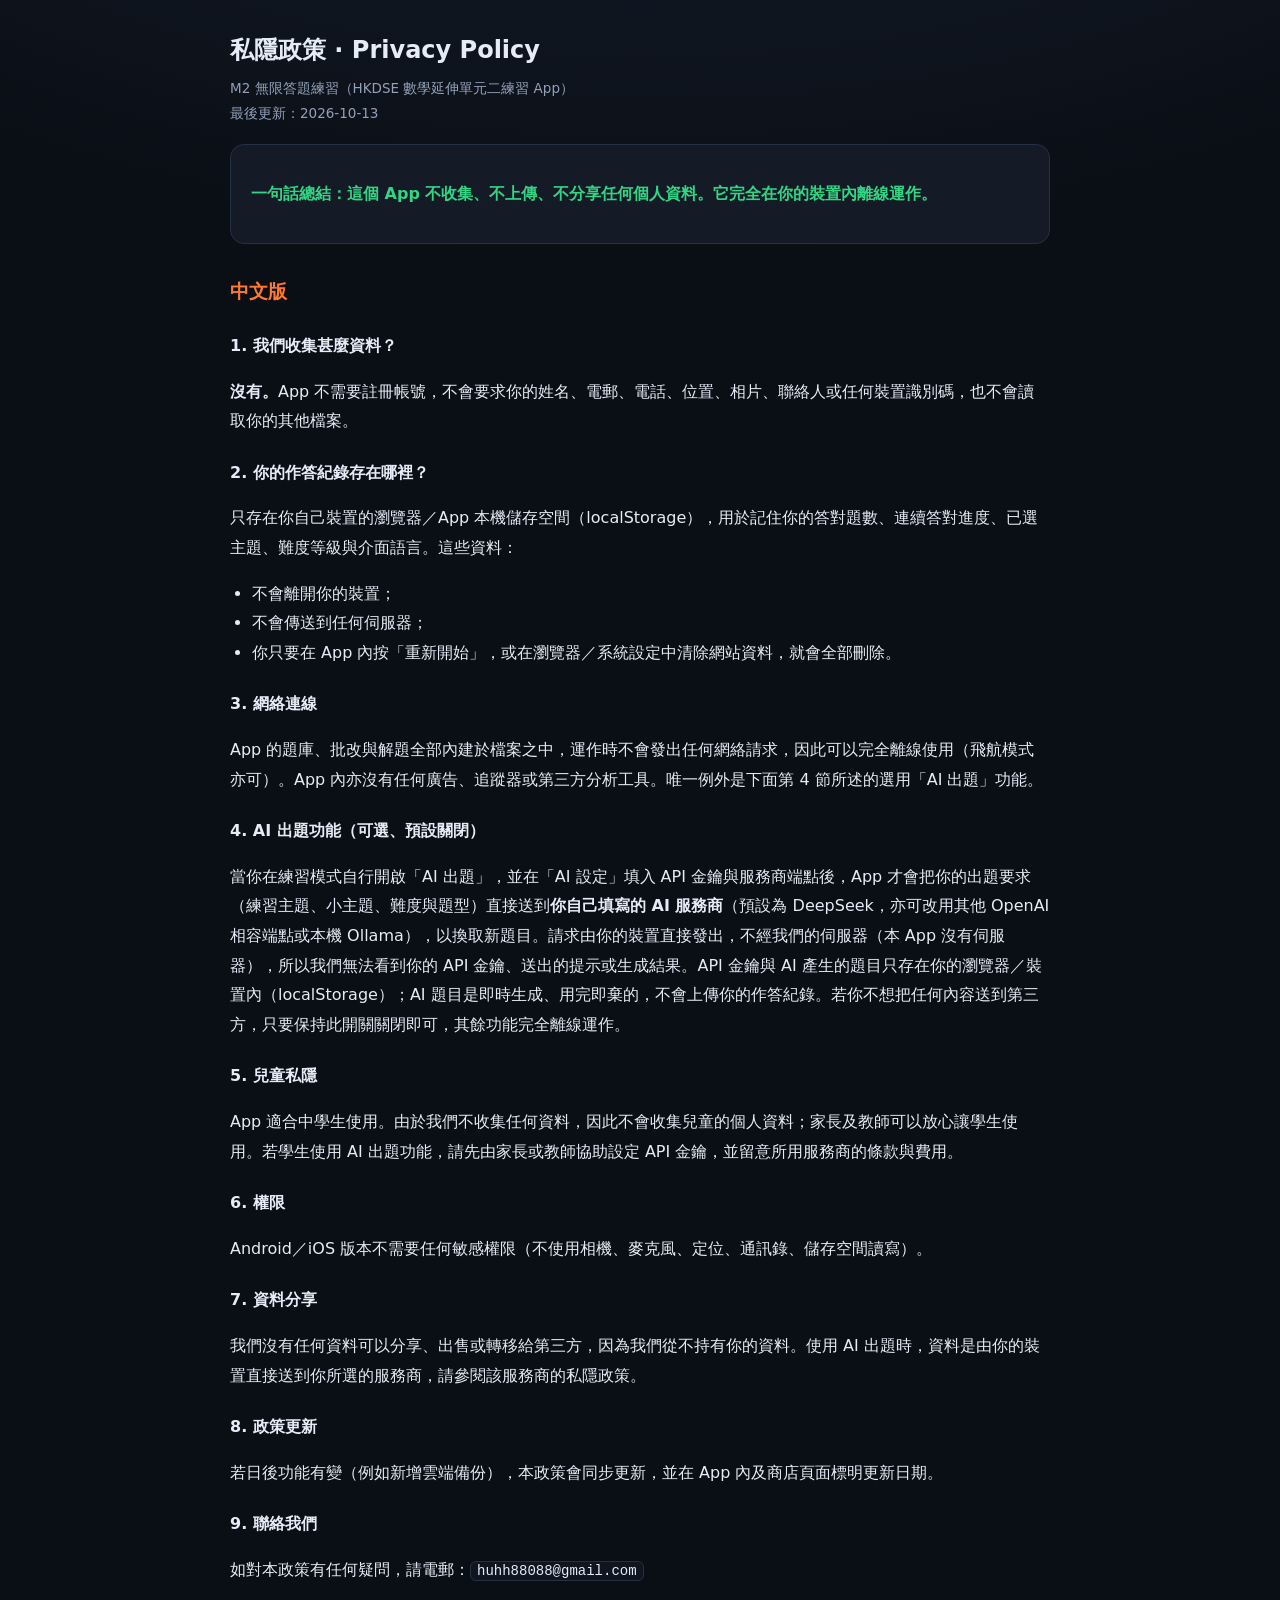
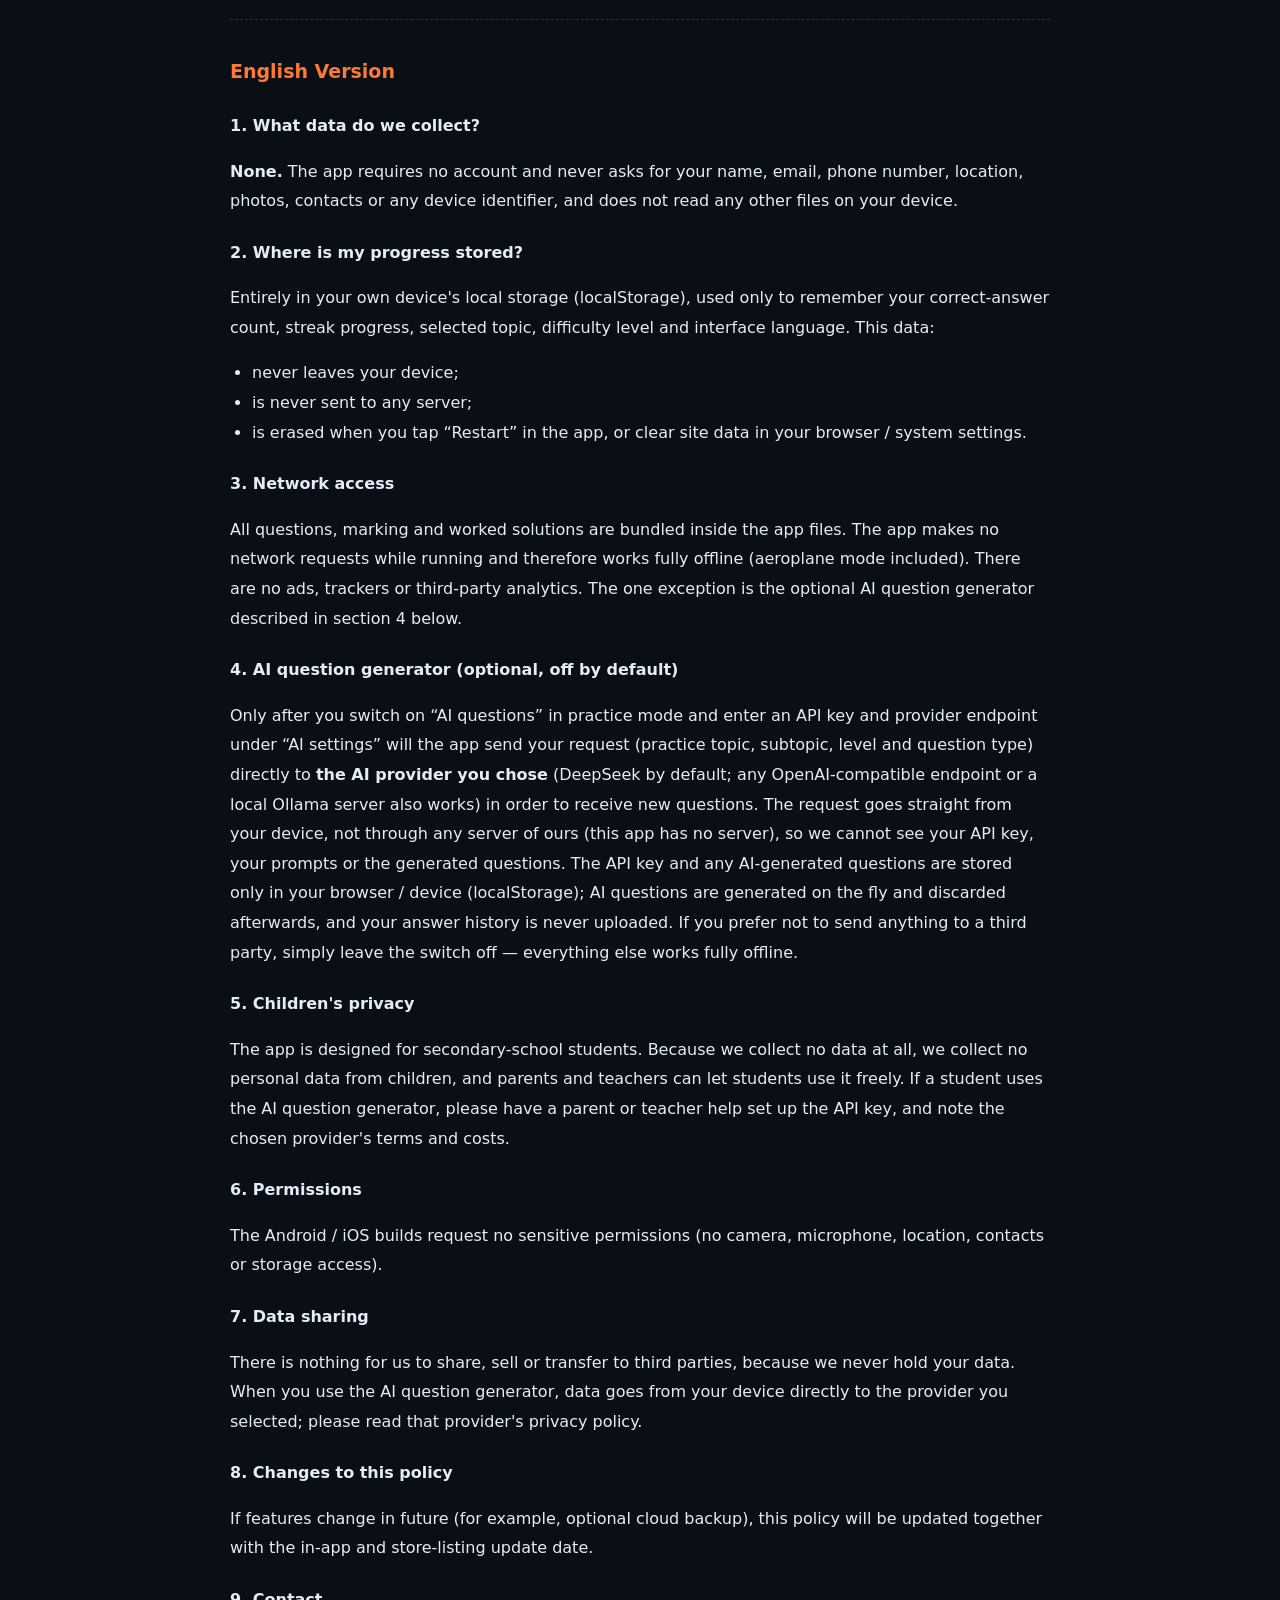
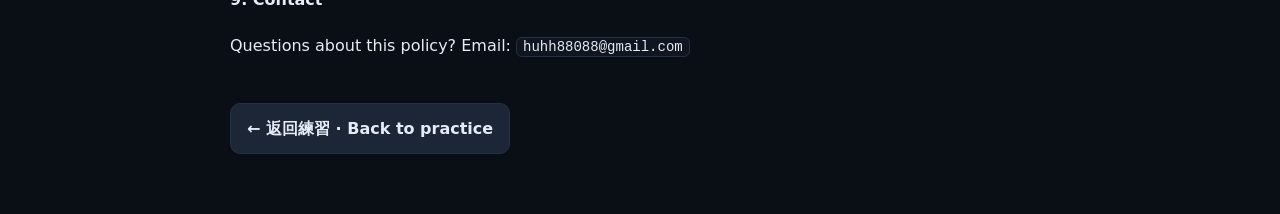
<file: privacy.html>
<!DOCTYPE html>
<html lang="zh-Hant">
<head>
<meta charset="utf-8">
<meta name="viewport" content="width=device-width, initial-scale=1, viewport-fit=cover">
<title>私隱政策 · Privacy Policy — M2 無限答題練習</title>
<meta name="description" content="M2 無限答題練習（HKDSE 數學延伸單元二）App 的私隱政策：不收集任何個人資料、完全離線運作。">
<meta name="theme-color" content="#0a0e15">
<meta name="color-scheme" content="dark">
<link rel="icon" type="image/svg+xml" href="favicon.svg">
<style>
  :root{--bg:#0a0e15;--panel:#141b26;--line:#243044;--txt:#e6ecf7;--dim:#93a1b8;--flame:#ff7a2f;--ok:#32d583;}
  *{box-sizing:border-box}
  body{margin:0;padding:28px 18px 60px;background:radial-gradient(1200px 600px at 50% -10%,#16202f,var(--bg));
       color:var(--txt);font:16px/1.85 system-ui,-apple-system,"Segoe UI","Microsoft JhengHei","PingFang HK",sans-serif;}
  main{max-width:820px;margin:0 auto}
  h1{font-size:24px;margin:0 0 4px}
  h2{font-size:19px;margin:30px 0 8px;color:var(--flame)}
  h3{font-size:16px;margin:22px 0 6px}
  p,li{color:var(--txt)}
  .sub{color:var(--dim);font-size:13.5px;margin:0 0 18px}
  .card{background:var(--panel);border:1px solid var(--line);border-radius:14px;padding:18px 20px;margin:16px 0}
  .ok{color:var(--ok);font-weight:700}
  ul{padding-left:22px}
  a{color:var(--flame)}
  hr{border:none;border-top:1px dashed var(--line);margin:34px 0}
  .back{display:inline-block;margin-top:26px;background:#1c2637;border:1px solid var(--line);
        color:var(--txt);text-decoration:none;padding:10px 16px;border-radius:10px;font-weight:600}
  code{background:#0f1620;border:1px solid var(--line);border-radius:6px;padding:1px 6px;font-size:14px}
</style>
</head>
<body>
<main>
  <h1>私隱政策 · Privacy Policy</h1>
  <p class="sub">M2 無限答題練習（HKDSE 數學延伸單元二練習 App）<br>最後更新：2026-10-13</p>

  <div class="card">
    <p class="ok">一句話總結：這個 App 不收集、不上傳、不分享任何個人資料。它完全在你的裝置內離線運作。</p>
  </div>

  <h2>中文版</h2>

  <h3>1. 我們收集甚麼資料？</h3>
  <p><strong>沒有。</strong>App 不需要註冊帳號，不會要求你的姓名、電郵、電話、位置、相片、聯絡人或任何裝置識別碼，也不會讀取你的其他檔案。</p>

  <h3>2. 你的作答紀錄存在哪裡？</h3>
  <p>只存在你自己裝置的瀏覽器／App 本機儲存空間（localStorage），用於記住你的答對題數、連續答對進度、已選主題、難度等級與介面語言。這些資料：</p>
  <ul>
    <li>不會離開你的裝置；</li>
    <li>不會傳送到任何伺服器；</li>
    <li>你只要在 App 內按「重新開始」，或在瀏覽器／系統設定中清除網站資料，就會全部刪除。</li>
  </ul>

  <h3>3. 網絡連線</h3>
  <p>App 的題庫、批改與解題全部內建於檔案之中，運作時不會發出任何網絡請求，因此可以完全離線使用（飛航模式亦可）。App 內亦沒有任何廣告、追蹤器或第三方分析工具。唯一例外是下面第 4 節所述的選用「AI 出題」功能。</p>

  <h3>4. AI 出題功能（可選、預設關閉）</h3>
  <p>當你在練習模式自行開啟「AI 出題」，並在「AI 設定」填入 API 金鑰與服務商端點後，App 才會把你的出題要求（練習主題、小主題、難度與題型）直接送到<strong>你自己填寫的 AI 服務商</strong>（預設為 DeepSeek，亦可改用其他 OpenAI 相容端點或本機 Ollama），以換取新題目。請求由你的裝置直接發出，不經我們的伺服器（本 App 沒有伺服器），所以我們無法看到你的 API 金鑰、送出的提示或生成結果。API 金鑰與 AI 產生的題目只存在你的瀏覽器／裝置內（localStorage）；AI 題目是即時生成、用完即棄的，不會上傳你的作答紀錄。若你不想把任何內容送到第三方，只要保持此開關關閉即可，其餘功能完全離線運作。</p>

  <h3>5. 兒童私隱</h3>
  <p>App 適合中學生使用。由於我們不收集任何資料，因此不會收集兒童的個人資料；家長及教師可以放心讓學生使用。若學生使用 AI 出題功能，請先由家長或教師協助設定 API 金鑰，並留意所用服務商的條款與費用。</p>

  <h3>6. 權限</h3>
  <p>Android／iOS 版本不需要任何敏感權限（不使用相機、麥克風、定位、通訊錄、儲存空間讀寫）。</p>

  <h3>7. 資料分享</h3>
  <p>我們沒有任何資料可以分享、出售或轉移給第三方，因為我們從不持有你的資料。使用 AI 出題時，資料是由你的裝置直接送到你所選的服務商，請參閱該服務商的私隱政策。</p>

  <h3>8. 政策更新</h3>
  <p>若日後功能有變（例如新增雲端備份），本政策會同步更新，並在 App 內及商店頁面標明更新日期。</p>

  <h3>9. 聯絡我們</h3>
  <p>如對本政策有任何疑問，請電郵：<code>huhh88088@gmail.com</code></p>

  <hr>

  <h2>English Version</h2>

  <h3>1. What data do we collect?</h3>
  <p><strong>None.</strong> The app requires no account and never asks for your name, email, phone number, location, photos, contacts or any device identifier, and does not read any other files on your device.</p>

  <h3>2. Where is my progress stored?</h3>
  <p>Entirely in your own device's local storage (localStorage), used only to remember your correct-answer count, streak progress, selected topic, difficulty level and interface language. This data:</p>
  <ul>
    <li>never leaves your device;</li>
    <li>is never sent to any server;</li>
    <li>is erased when you tap “Restart” in the app, or clear site data in your browser / system settings.</li>
  </ul>

  <h3>3. Network access</h3>
  <p>All questions, marking and worked solutions are bundled inside the app files. The app makes no network requests while running and therefore works fully offline (aeroplane mode included). There are no ads, trackers or third-party analytics. The one exception is the optional AI question generator described in section 4 below.</p>

  <h3>4. AI question generator (optional, off by default)</h3>
  <p>Only after you switch on “AI questions” in practice mode and enter an API key and provider endpoint under “AI settings” will the app send your request (practice topic, subtopic, level and question type) directly to <strong>the AI provider you chose</strong> (DeepSeek by default; any OpenAI-compatible endpoint or a local Ollama server also works) in order to receive new questions. The request goes straight from your device, not through any server of ours (this app has no server), so we cannot see your API key, your prompts or the generated questions. The API key and any AI-generated questions are stored only in your browser / device (localStorage); AI questions are generated on the fly and discarded afterwards, and your answer history is never uploaded. If you prefer not to send anything to a third party, simply leave the switch off — everything else works fully offline.</p>

  <h3>5. Children's privacy</h3>
  <p>The app is designed for secondary-school students. Because we collect no data at all, we collect no personal data from children, and parents and teachers can let students use it freely. If a student uses the AI question generator, please have a parent or teacher help set up the API key, and note the chosen provider's terms and costs.</p>

  <h3>6. Permissions</h3>
  <p>The Android / iOS builds request no sensitive permissions (no camera, microphone, location, contacts or storage access).</p>

  <h3>7. Data sharing</h3>
  <p>There is nothing for us to share, sell or transfer to third parties, because we never hold your data. When you use the AI question generator, data goes from your device directly to the provider you selected; please read that provider's privacy policy.</p>

  <h3>8. Changes to this policy</h3>
  <p>If features change in future (for example, optional cloud backup), this policy will be updated together with the in-app and store-listing update date.</p>

  <h3>9. Contact</h3>
  <p>Questions about this policy? Email: <code>huhh88088@gmail.com</code></p>

  <a class="back" href="index.html">← 返回練習 · Back to practice</a>
</main>
</body>
</html>
</file>
